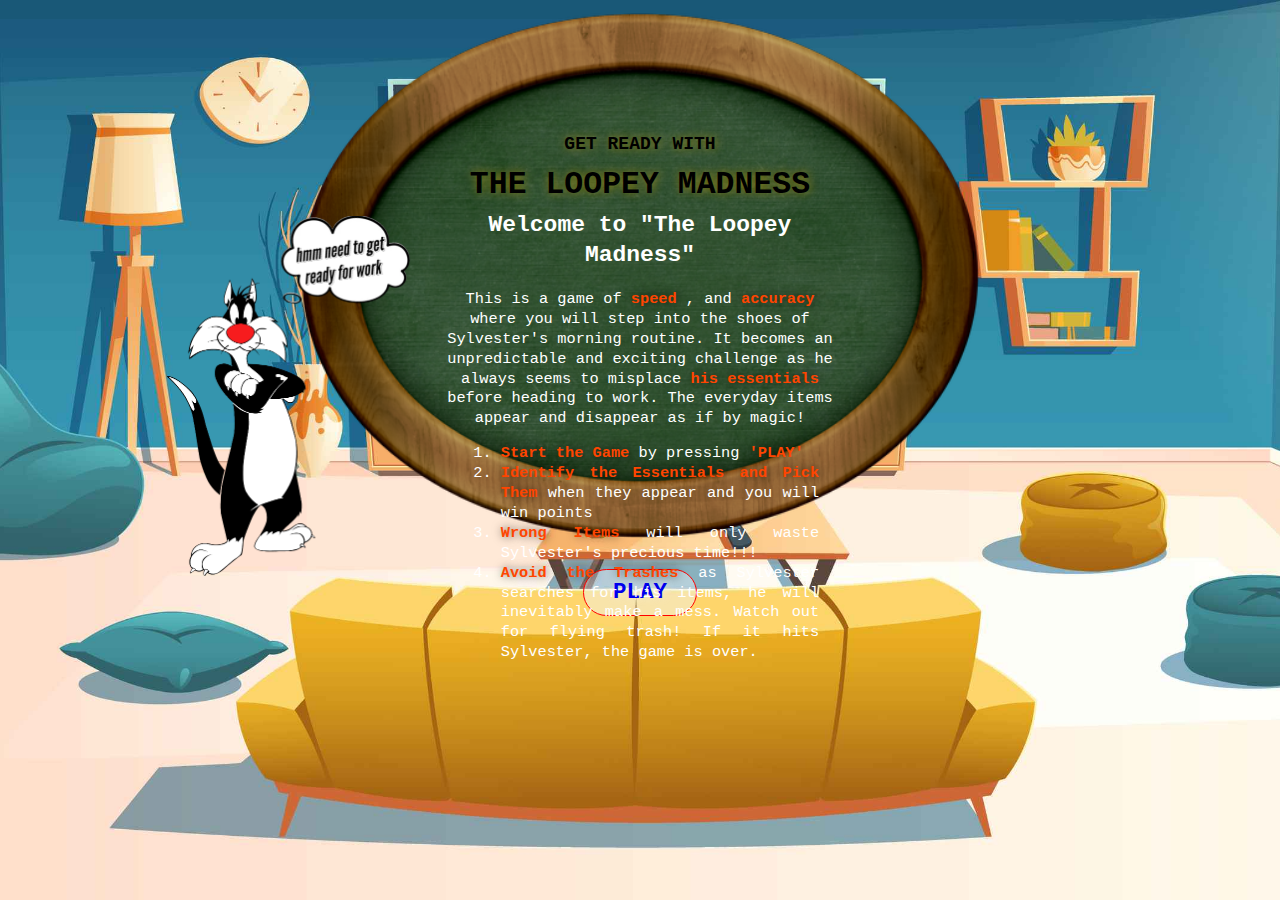
<file: index.html>
<!DOCTYPE html>
<html lang="en">
  <head>
    <meta charset="UTF-8" />
    <meta http-equiv="X-UA-Compatible" content="IE=edge" />
    <meta name="viewport" content="width=device-width, initial-scale=1.0" />
    <title>The Loopey Madness</title>
    <link rel="stylesheet" href="./styles/style.css" />
  </head>
  <body>
    <div id="board">
      <div id="startpage">
        <div id="instruction-container">
          <div id="ready" class="gamestart-page">Get ready with</div>
          <div id="game-name" class="gamestart-page">The loopey madness</div>
          <div id="instruction">
            <h2>Welcome to "The Loopey Madness"</h2>
            <p>
              This is a game of <span>speed</span> , and <span>accuracy</span> where you will 
              step into the shoes of Sylvester's morning routine. It becomes an unpredictable and exciting challenge as he always seems to misplace <span>his essentials</span> before heading to work. The everyday items appear and disappear as if by magic!
              <ol>
                <li><span>Start the Game</span> by pressing <span>'PLAY'</span></li>
                <li><span>Identify the Essentials and Pick Them</span> when they appear and you will win points</li>
                <li><span>Wrong Items</span> will only waste Sylvester's precious time!!!</li>
                <li><span>Avoid the Trashes</span> as Sylvester searches for his items, he will inevitably make a mess. Watch out for flying trash! If it hits Sylvester, the game is over. </li>
              </ol>
            </p>
          </div>
          <div id="play"><a href="./main.html">play</a></div>
        </div>
      </div>
    </div>
    <script src="./scripts/startpage.js"></script>
  </body>
</html>
</file>
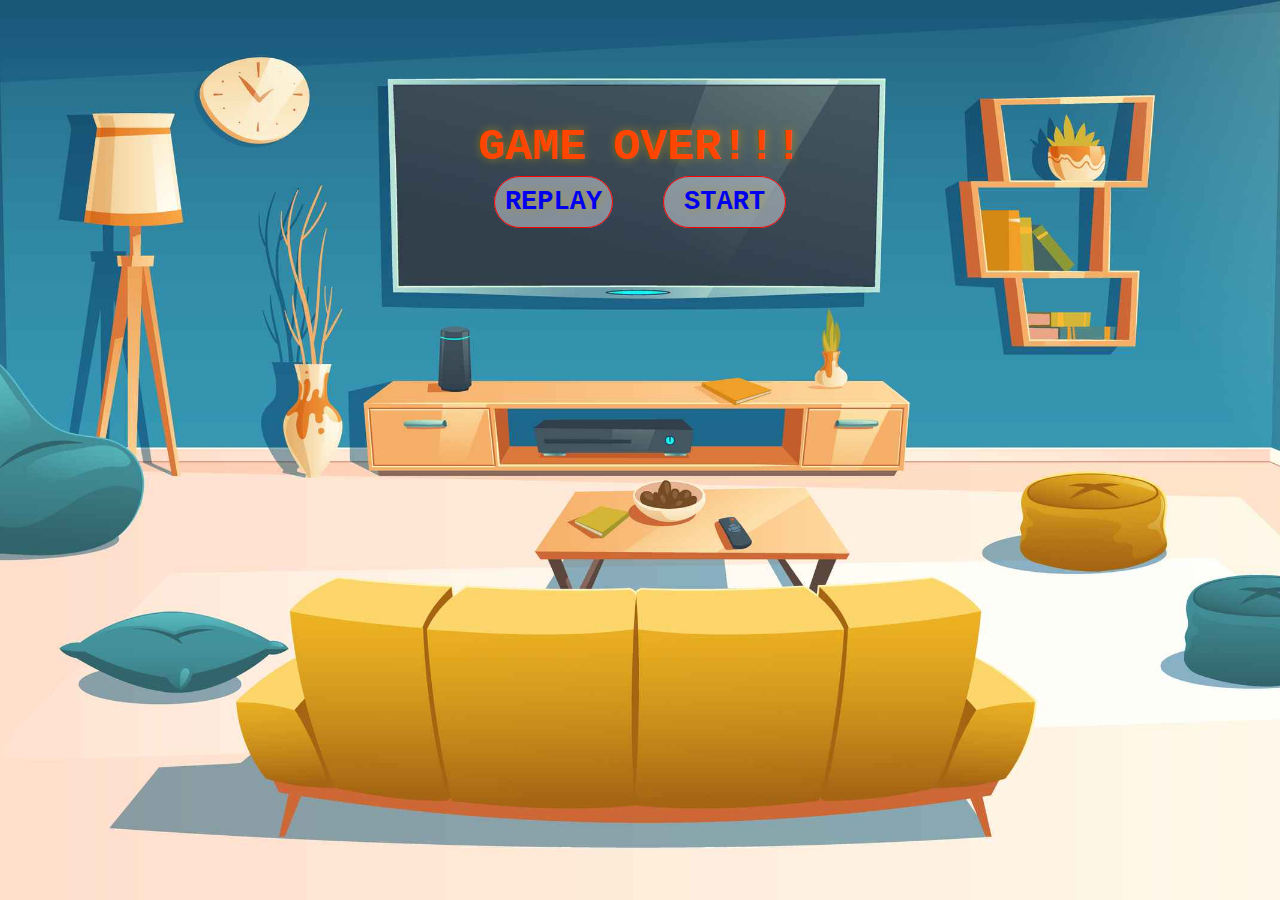
<file: gameover.html>
<!DOCTYPE html>
<html lang="en">
  <head>
    <meta charset="UTF-8" />
    <meta http-equiv="X-UA-Compatible" content="IE=edge" />
    <meta name="viewport" content="width=device-width, initial-scale=1.0" />
    <title>The Loopey Madness - Game Over!!!</title>
    <link rel="stylesheet" href="./styles/style.css" />
  </head>
  <body>
    <div id="board">
      <div id="score-board">
        <div id="gameover-page">Game Over!!!</div>
        <div id="links">
          <span id="replay"><a href="./main.html">Replay</a></span
          ><span id="start"><a href="./index.html">Start</a></span>
        </div>
      </div>
    </div>
  </body>
</html>
</file>
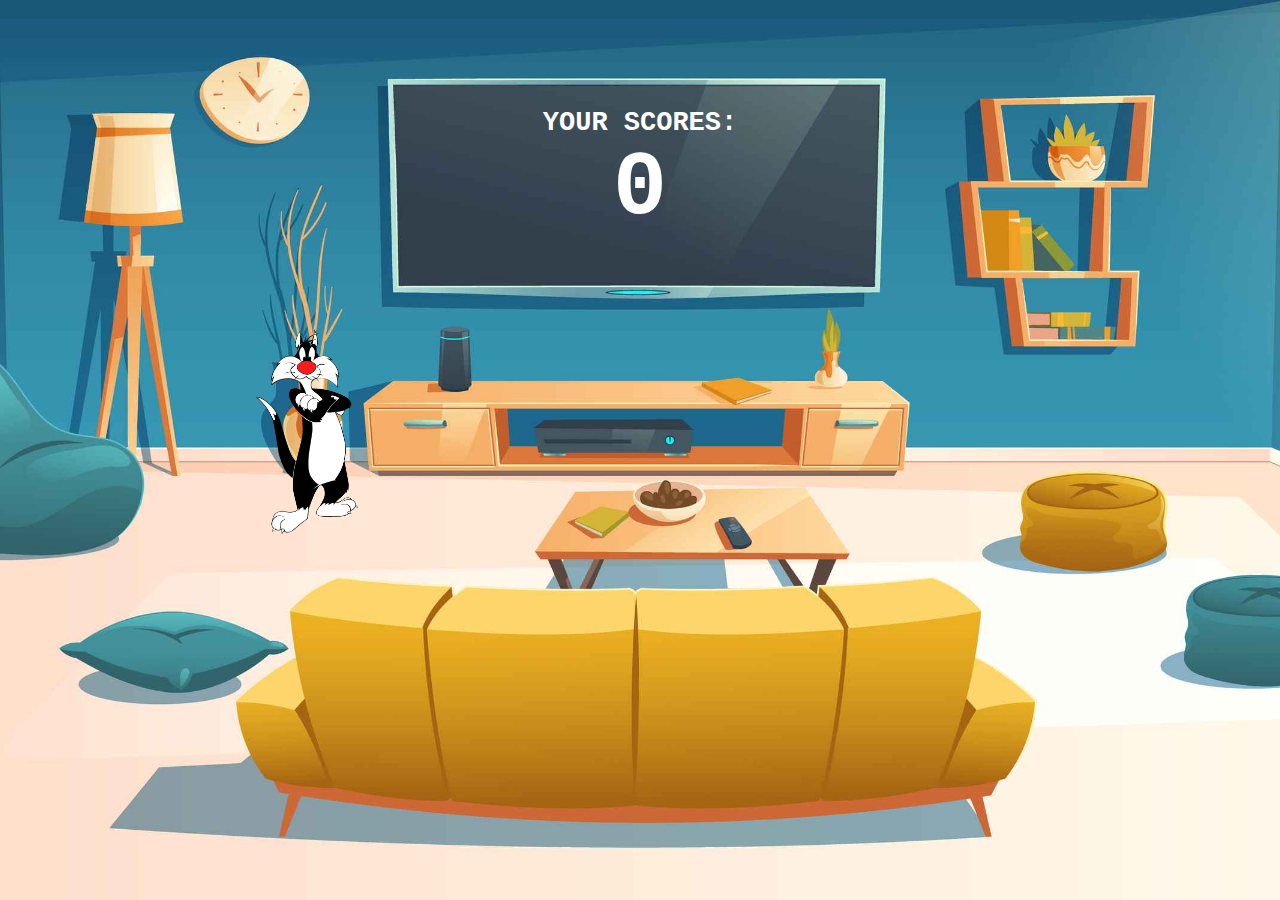
<file: main.html>
<!DOCTYPE html>
<html lang="en">
  <head>
    <meta charset="UTF-8" />
    <meta http-equiv="X-UA-Compatible" content="IE=edge" />
    <meta name="viewport" content="width=device-width, initial-scale=1.0" />
    <title>The Loopey Madness</title>
    <link rel="stylesheet" href="./styles/style.css" />
  </head>
  <body>
    <div id="board">
      <div id="score-board">
        <div>Your Scores:</div>
        <div id="score-display">0</div>
        <div id="warning-display">Wrong item!!!</div>
      </div>
    </div>
    <script src="./scripts/main.js"></script>
  </body>
</html>
</file>
<file: styles/style.css>
body {
  padding: 0;
  margin: 0;
}

#board {
  background-image: url(../imgs/main-background.jpg);
  background-size: cover;
  background-position: center;
  width: 100vw;
  height: 100vh;
  display: flex;
  flex-direction: column;
  align-items: center;
  justify-content: center;
  overflow: hidden;
  position: relative;
}
a {
  text-decoration: none;
}
a:hover {
  text-decoration: underline;
}
#score-board {
  padding: 0;
  margin: 0;
  position: absolute;
  top: 12vh;
  width: 100vw;
  display: flex;
  flex-direction: column;
  justify-content: center;
  align-items: center;
}
#score-board div {
  color: white;
  font-size: 3vh;
  font-family: "Courier New", Courier, monospace;
  text-align: center;
  text-transform: uppercase;
  font-weight: bolder;
  z-index: 1;
}
div#score-display {
  color: white;
  font-size: 10vh;
  font-family: "Courier New", Courier, monospace;
  text-align: center;
  text-transform: uppercase;
  font-weight: bolder;
  z-index: 1;
}
div#warning-display {
  display: none;
  padding: 0;
  margin-top: 0.1vw;
  color: orangered;
  font-size: 3vh;
  font-family: "Courier New", Courier, monospace;
  text-align: center;
  text-transform: uppercase;
  font-weight: bolder;
  z-index: 1;
}
#player {
  background-size: contain;
  background-position: center;
  background-repeat: no-repeat;
  position: absolute;
}
.item {
  background-size: contain;
  background-position: center;
  background-repeat: no-repeat;
  position: absolute;
  border-radius: 50%;
  border: 10px solid rgba(0, 0, 0, 0.122);
  background-color: rgba(229, 255, 0, 0.058);
}
.obs {
  background-size: contain;
  background-position: center;
  background-repeat: no-repeat;
  position: absolute;
}
/* pages */
/* gameover-page */
div#gameover-page {
  padding: 1vw;
  margin: 0.1vw;
  color: orangered;
  text-shadow: rgba(192, 154, 1, 0.617) 1px 0 10px;
  font-size: 5vh;
  font-family: "Courier New", Courier, monospace;
  text-align: center;
  text-transform: uppercase;
  font-weight: bolder;
  z-index: 1;
}
#links span {
  padding: 10px;
  margin: 10px 25px;
  text-shadow: rgba(192, 154, 1, 0.617) 1px 0 10px;
  background-color: rgba(240, 248, 255, 0.427);
  border: 1px, solid red;
  border-radius: 30px;
  line-height: 1em;
  text-transform: uppercase;
  font-weight: bolder;
}
span#replay a {
  width: 5em;
}
span#start a {
  padding: 10px;
}

/* gamestart-page */
#startpage {
  padding: 0;
  margin: 0;
  position: absolute;
  top: 0vh;
  width: 53vw;
  height: 43vw;
  background-image: url(../imgs/instructionboard.png);
  background-size: contain;
  background-position: center;
  background-repeat: no-repeat;
  display: flex;
  flex-direction: column;
  justify-content: center;
  align-items: center;
}
#instruction-container {
  top: 13vh;
  height: 55vh;
  color: black;
  font-size: 2.5vh;
  font-family: "Courier New", Courier, monospace;
  display: flex;
  flex-direction: column;
  justify-content: center;
  align-items: center;
  text-align: center;
  z-index: 1;
  position: absolute;
}
div#ready {
  font-size: 2vh;
  margin: 3vh 0 1.5vh 0;
  font-weight: bolder;
  text-transform: uppercase;
  text-shadow: rgba(192, 154, 1, 0.617) 1px 0 10px;
}
div#game-name {
  color: black;
  font-size: 3.5vh;
  text-shadow: rgba(192, 154, 1, 0.617) 1px 0 10px;
  text-transform: uppercase;
  font-weight: bolder;
}
div#instruction {
  width: 31vw;
  height: 39vh;
  padding: 0;
  margin: 0.7vw 0.7vw 0 0.7vw;
  color: white;
  font-size: 1.7vh;
  line-height: 1.3;
  font-family: "Courier New", Courier, monospace;
  text-align: center;
  z-index: 1;
}
div#instruction h2 {
  margin-top: 0;
}
div#instruction ol {
  margin: 0 1.5vw 0 1.5vw;
  text-align: justify;
}
div#instruction span {
  color: orangered;
  text-shadow: rgba(0, 0, 0, 0.617) 1px 0 10px;
  font-weight: bolder;
}
div#play {
  margin: 0.5vw 0.5vw;
  background-color: rgba(240, 248, 255, 0.427);
  border: 1px, solid red;
  border-radius: 30px;
  line-height: 2em;
  width: 5em;
  text-transform: uppercase;
  font-weight: bolder;
  text-shadow: rgba(244, 244, 244, 0.617) 1px 0 10px;
}
</file>
